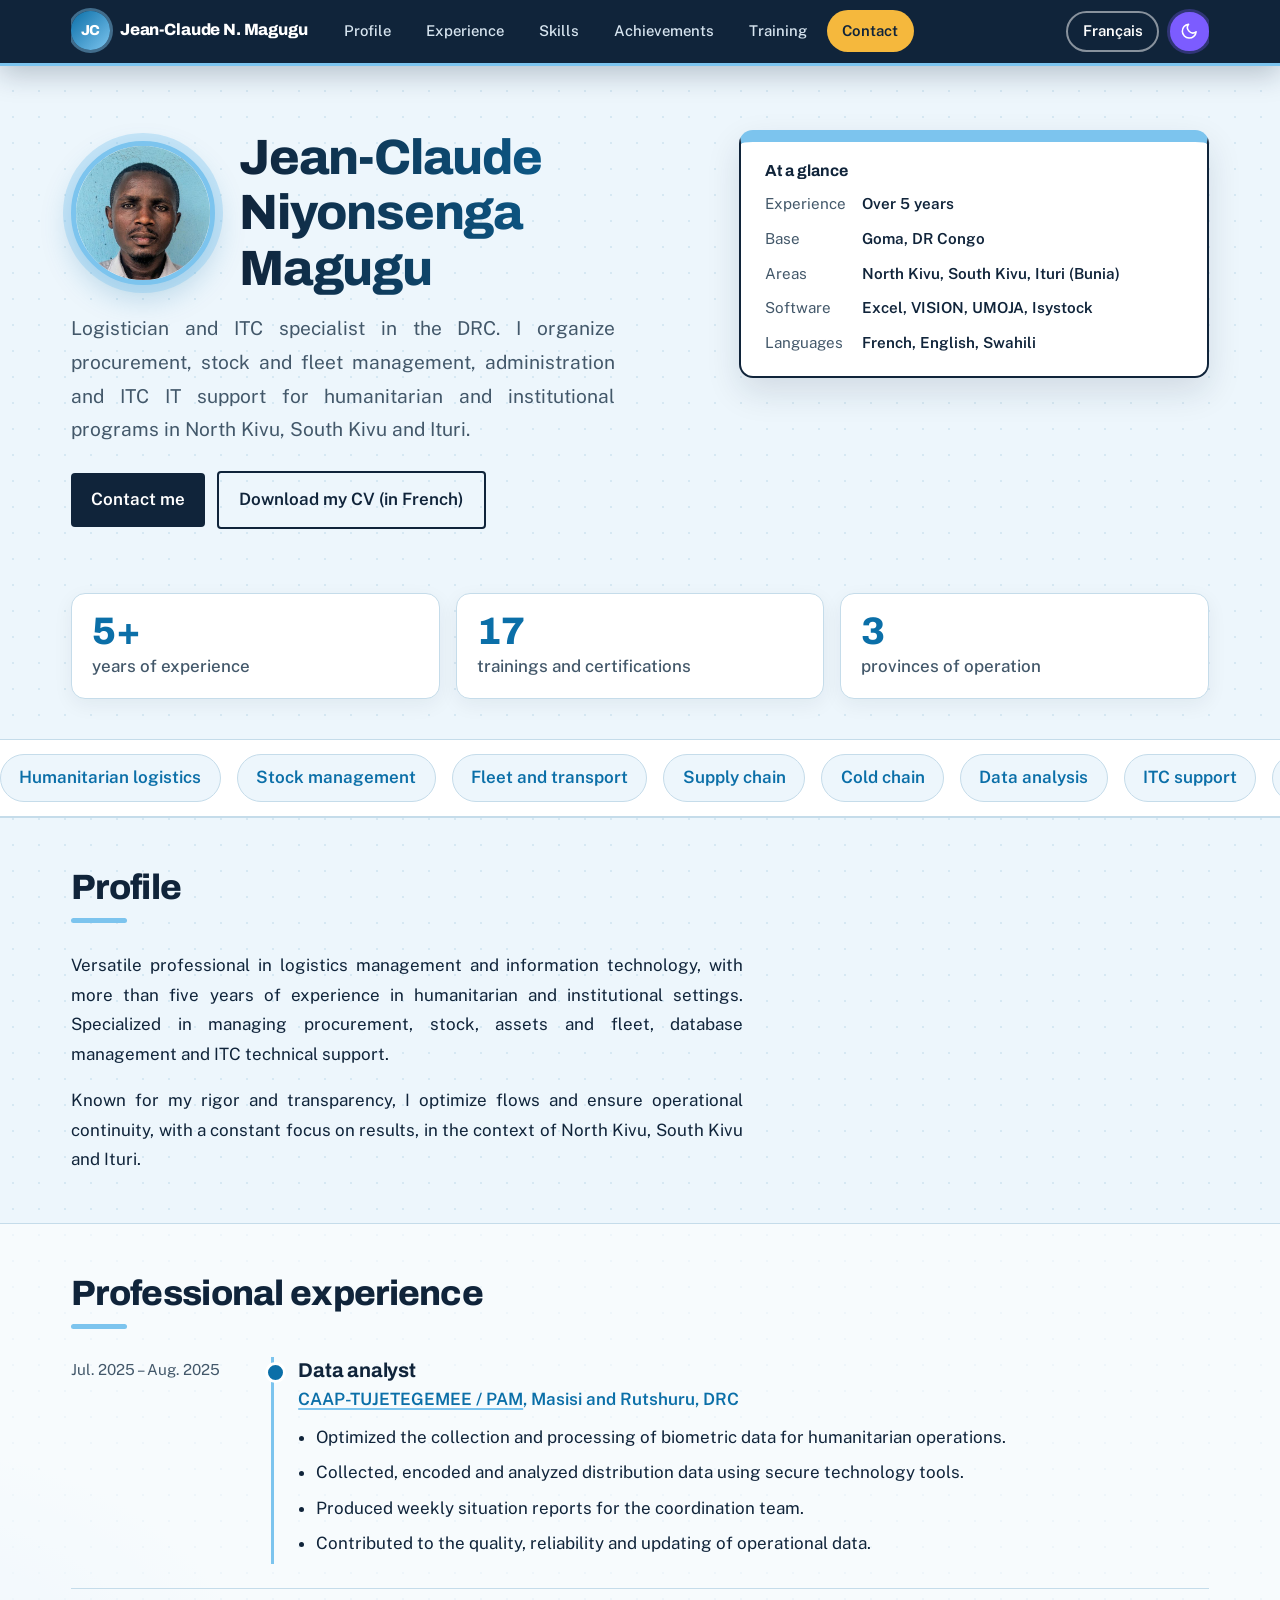
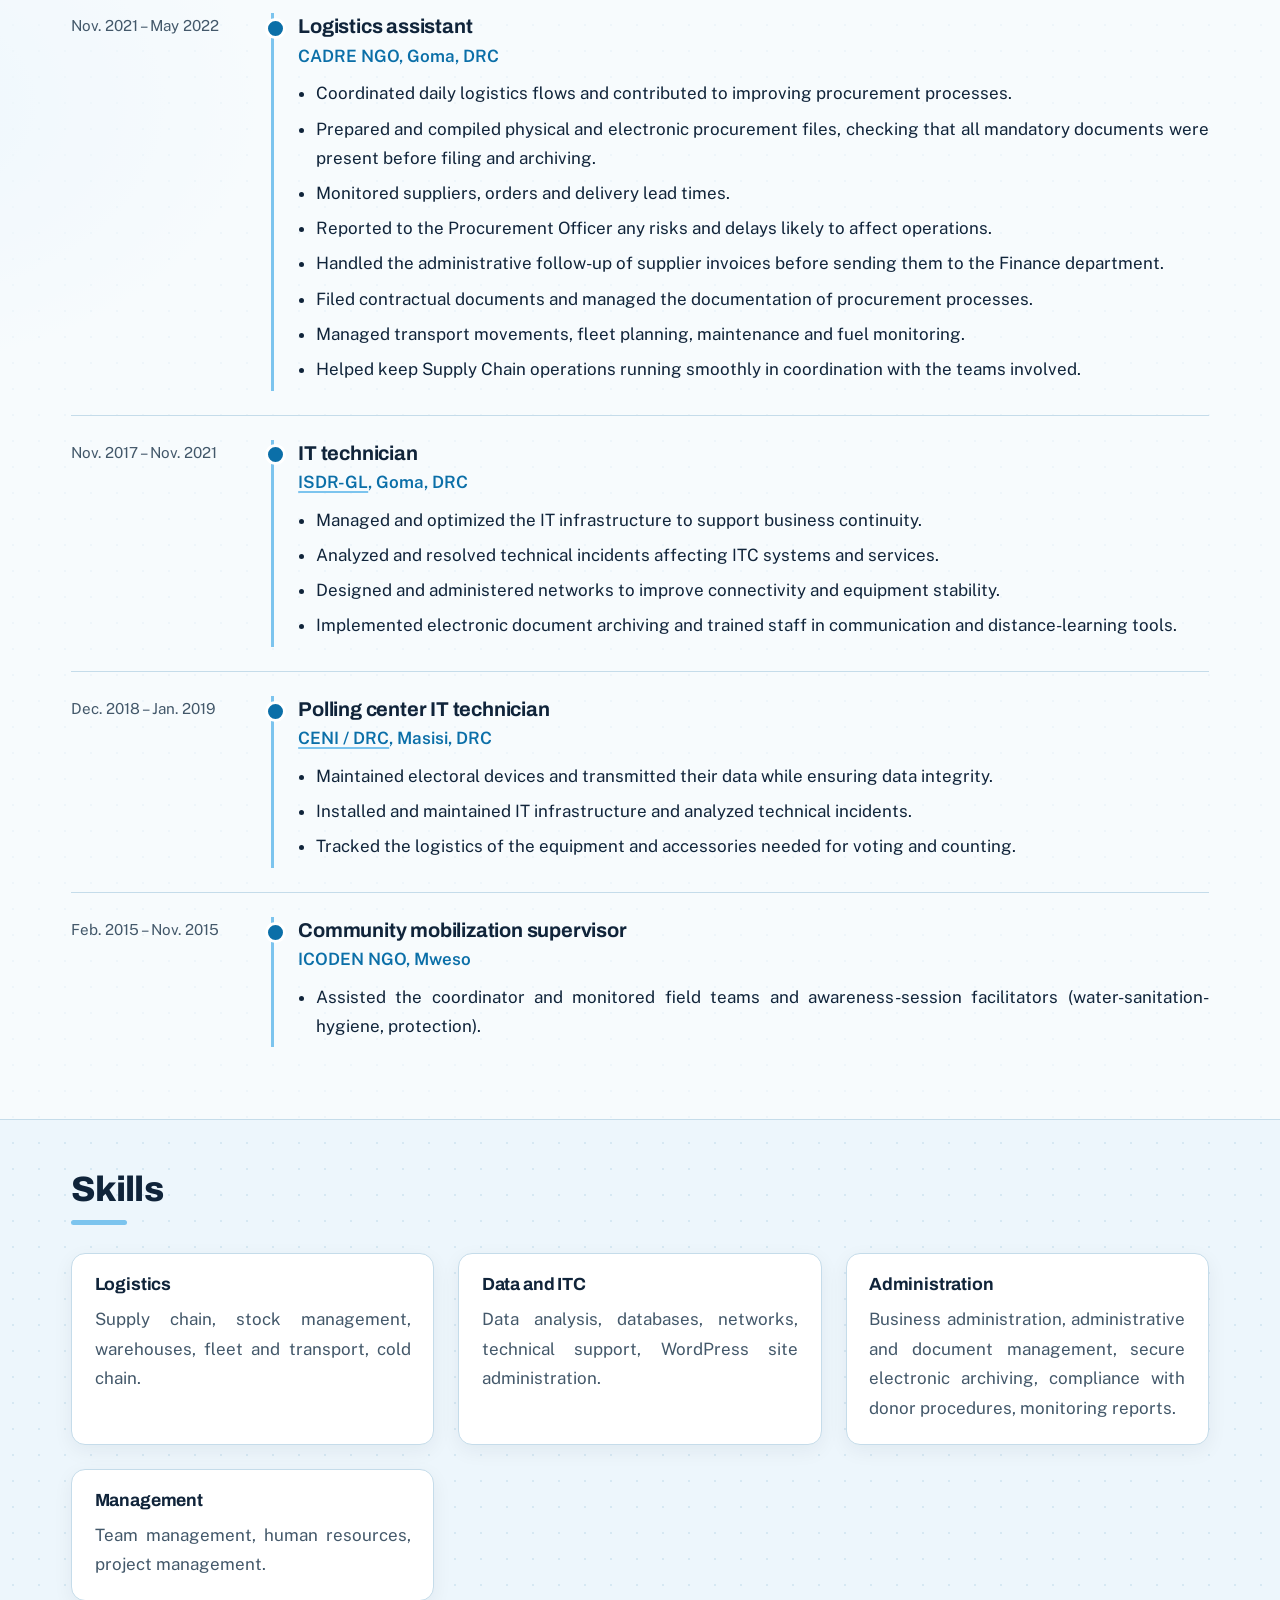
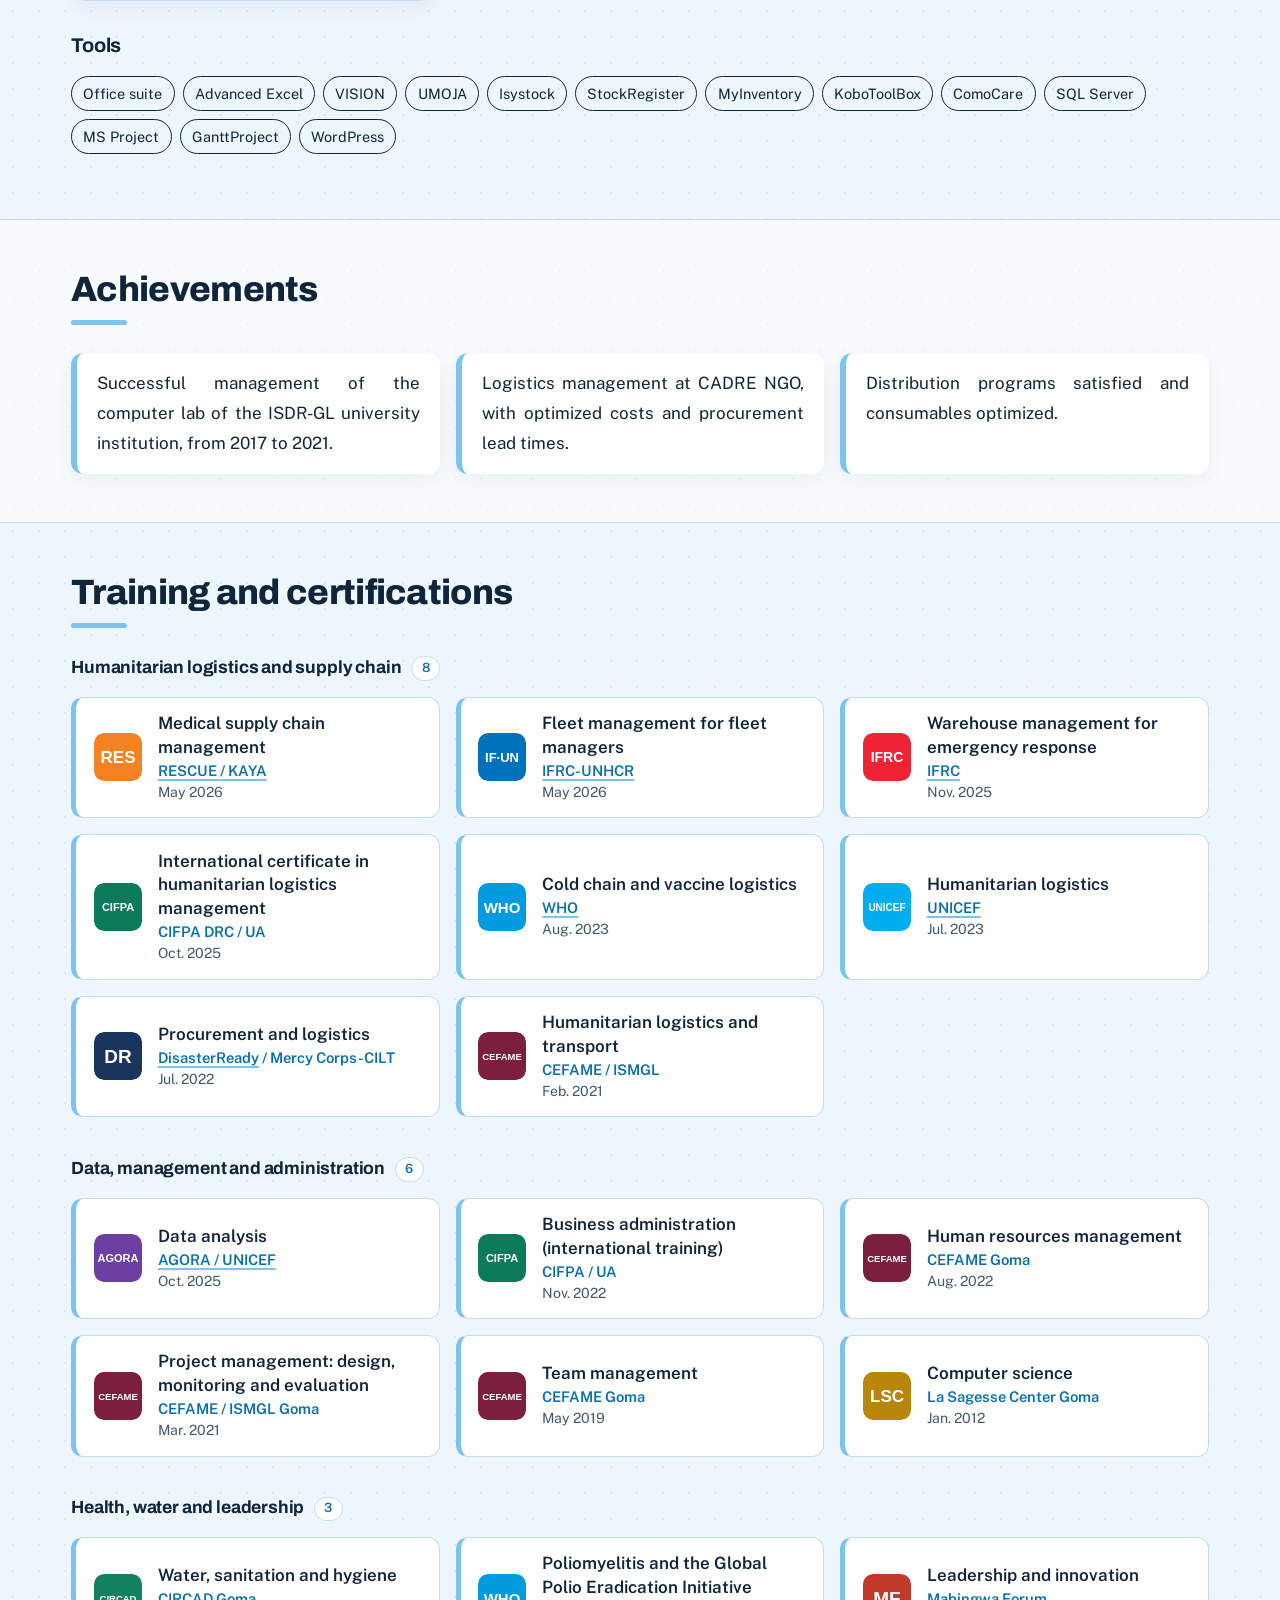
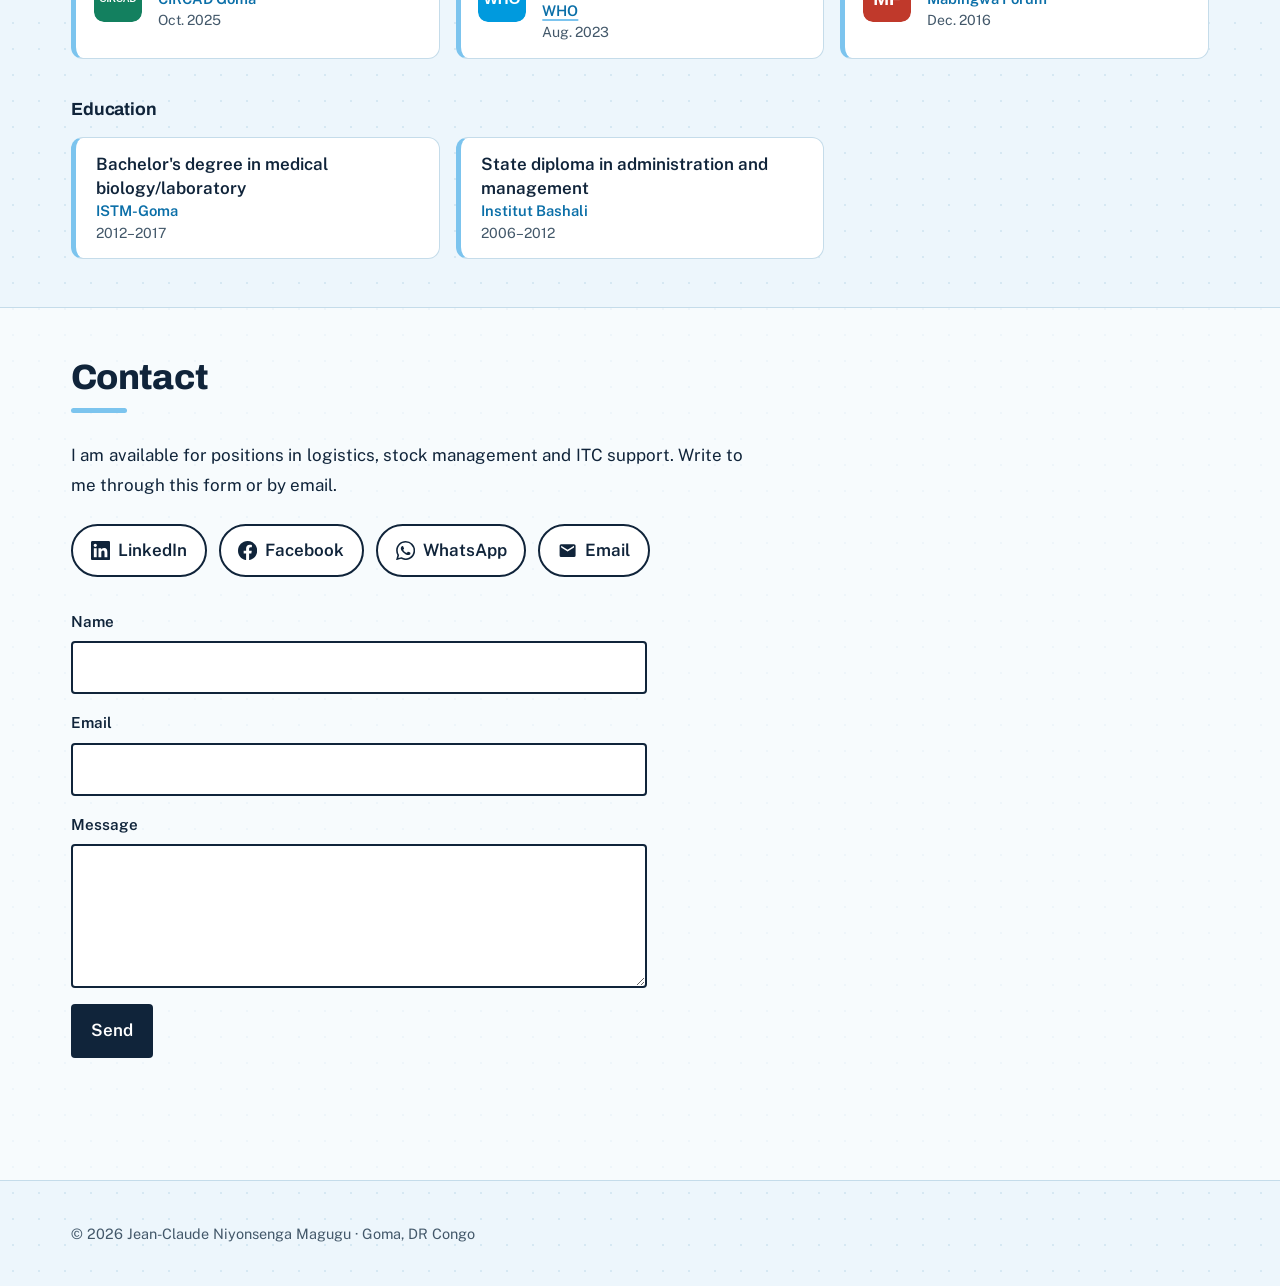
<file: index.html 2.html>
<!DOCTYPE html>
<html lang="en">
<head>
<meta charset="utf-8">
<meta name="viewport" content="width=device-width, initial-scale=1">
<title>Jean-Claude Niyonsenga Magugu · Logistician & ITC, Goma</title>
<meta name="description" content="Logistician and ITC specialist in the DRC. Over 5 years in procurement, stock, fleet and data in the humanitarian sector.">
<link rel="alternate" hreflang="fr" href="../">
<link rel="alternate" hreflang="en" href="./">
<link rel="preconnect" href="https://fonts.googleapis.com">
<link rel="preconnect" href="https://fonts.gstatic.com" crossorigin>
<link href="https://fonts.googleapis.com/css2?family=Archivo:wght@500;700;800&family=Public+Sans:wght@400;500;600&display=swap" rel="stylesheet">
<link rel="stylesheet" href="../styles.css">
<script>(function(){var t;try{t=localStorage.getItem("theme")}catch(e){}if(!t)t=matchMedia("(prefers-color-scheme: dark)").matches?"dark":"light";document.documentElement.dataset.theme=t})();</script>
</head>
<body>
<header class="top"><div class="wrap"><nav aria-label="Main navigation"><a class="brand" href="#" aria-label="Top of page"><span class="mono" aria-hidden="true">JC</span><span class="bname">Jean-Claude N. Magugu</span></a><a href="#profil">Profile</a><a href="#experience">Experience</a><a href="#competences">Skills</a><a href="#realisations">Achievements</a><a href="#formations">Training</a><a href="#contact">Contact</a><a class="lang" href="../" hreflang="fr" lang="fr">Français</a><button class="theme" type="button" aria-pressed="false" aria-label="Dark mode" title="Dark / light mode"><svg class="moon" viewBox="0 0 24 24" aria-hidden="true"><path d="M21 12.8A9 9 0 1111.2 3a7 7 0 009.8 9.8z"/></svg><svg class="sun" viewBox="0 0 24 24" aria-hidden="true"><circle cx="12" cy="12" r="4.5"/><path d="M12 2v2.5M12 19.5V22M4.2 4.2l1.8 1.8M18 18l1.8 1.8M2 12h2.5M19.5 12H22M4.2 19.8L6 18M18 6l1.8-1.8"/></svg></button></nav></div></header>
<main>
<div class="wrap hero"><div><div class="idrow"><img class="photo" src="../photo.jpg" alt="Portrait of Jean-Claude Niyonsenga Magugu" width="144" height="144"><div><h1>Jean-Claude Niyonsenga Magugu</h1></div></div><p class="role">Logistician and ITC specialist in the DRC. I organize procurement, stock and fleet management, administration and ITC IT support for humanitarian and institutional programs in North Kivu, South Kivu and Ituri.</p><a class="btn" href="#contact">Contact me</a>
<a class="btn alt" href="../CV_Jean-Claude_Niyonsenga_Magugu.pdf" download>Download my CV (in French)</a></div>
<aside class="card" aria-labelledby="fiche"><h2 id="fiche">At a glance</h2><dl><dt>Experience</dt><dd>Over 5 years</dd><dt>Base</dt><dd>Goma, DR Congo</dd><dt>Areas</dt><dd>North Kivu, South Kivu, Ituri (Bunia)</dd><dt>Software</dt><dd>Excel, VISION, UMOJA, Isystock</dd><dt>Languages</dt><dd>French, English, Swahili</dd></dl></aside></div>
<div class="wrap stats"><div class="stat"><b>5+</b>years of experience</div><div class="stat"><b>17</b>trainings and certifications</div><div class="stat"><b>3</b>provinces of operation</div></div>
<div class="marquee" aria-hidden="true"><div class="track"><span class="chip">Humanitarian logistics</span><span class="chip">Stock management</span><span class="chip">Fleet and transport</span><span class="chip">Supply chain</span><span class="chip">Cold chain</span><span class="chip">Data analysis</span><span class="chip">ITC support</span><span class="chip">Administration</span><span class="chip">Electronic archiving</span><span class="chip">North Kivu · South Kivu · Ituri</span><span class="chip">Humanitarian logistics</span><span class="chip">Stock management</span><span class="chip">Fleet and transport</span><span class="chip">Supply chain</span><span class="chip">Cold chain</span><span class="chip">Data analysis</span><span class="chip">ITC support</span><span class="chip">Administration</span><span class="chip">Electronic archiving</span><span class="chip">North Kivu · South Kivu · Ituri</span></div></div>
<section id="profil"><div class="wrap"><h2>Profile</h2><div class="prose"><p>Versatile professional in logistics management and information technology, with more than five years of experience in humanitarian and institutional settings. Specialized in managing procurement, stock, assets and fleet, database management and ITC technical support.</p><p>Known for my rigor and transparency, I optimize flows and ensure operational continuity, with a constant focus on results, in the context of North Kivu, South Kivu and Ituri.</p></div></div></section>
<section id="experience"><div class="wrap"><h2>Professional experience</h2><article class="job"><div class="when">Jul. 2025 – Aug. 2025</div><div><h3>Data analyst</h3><p class="org"><a href="https://caap-tujitegemee.org/fr/" target="_blank" rel="noopener noreferrer">CAAP-TUJETEGEMEE / PAM</a>, Masisi and Rutshuru, DRC</p><ul><li>Optimized the collection and processing of biometric data for humanitarian operations.</li><li>Collected, encoded and analyzed distribution data using secure technology tools.</li><li>Produced weekly situation reports for the coordination team.</li><li>Contributed to the quality, reliability and updating of operational data.</li></ul></div></article><article class="job"><div class="when">Nov. 2021 – May 2022</div><div><h3>Logistics assistant</h3><p class="org">CADRE NGO, Goma, DRC</p><ul><li>Coordinated daily logistics flows and contributed to improving procurement processes.</li><li>Prepared and compiled physical and electronic procurement files, checking that all mandatory documents were present before filing and archiving.</li><li>Monitored suppliers, orders and delivery lead times.</li><li>Reported to the Procurement Officer any risks and delays likely to affect operations.</li><li>Handled the administrative follow-up of supplier invoices before sending them to the Finance department.</li><li>Filed contractual documents and managed the documentation of procurement processes.</li><li>Managed transport movements, fleet planning, maintenance and fuel monitoring.</li><li>Helped keep Supply Chain operations running smoothly in coordination with the teams involved.</li></ul></div></article><article class="job"><div class="when">Nov. 2017 – Nov. 2021</div><div><h3>IT technician</h3><p class="org"><a href="https://isdrgl.org/" target="_blank" rel="noopener noreferrer">ISDR-GL</a>, Goma, DRC</p><ul><li>Managed and optimized the IT infrastructure to support business continuity.</li><li>Analyzed and resolved technical incidents affecting ITC systems and services.</li><li>Designed and administered networks to improve connectivity and equipment stability.</li><li>Implemented electronic document archiving and trained staff in communication and distance-learning tools.</li></ul></div></article><article class="job"><div class="when">Dec. 2018 – Jan. 2019</div><div><h3>Polling center IT technician</h3><p class="org"><a href="https://www.ceni.cd/" target="_blank" rel="noopener noreferrer">CENI / DRC</a>, Masisi, DRC</p><ul><li>Maintained electoral devices and transmitted their data while ensuring data integrity.</li><li>Installed and maintained IT infrastructure and analyzed technical incidents.</li><li>Tracked the logistics of the equipment and accessories needed for voting and counting.</li></ul></div></article><article class="job"><div class="when">Feb. 2015 – Nov. 2015</div><div><h3>Community mobilization supervisor</h3><p class="org">ICODEN NGO, Mweso</p><ul><li>Assisted the coordinator and monitored field teams and awareness-session facilitators (water-sanitation-hygiene, protection).</li></ul></div></article></div></section>
<section id="competences"><div class="wrap"><h2>Skills</h2><div class="grid"><div><h3>Logistics</h3><p>Supply chain, stock management, warehouses, fleet and transport, cold chain.</p></div><div><h3>Data and ITC</h3><p>Data analysis, databases, networks, technical support, WordPress site administration.</p></div><div><h3>Administration</h3><p>Business administration, administrative and document management, secure electronic archiving, compliance with donor procedures, monitoring reports.</p></div><div><h3>Management</h3><p>Team management, human resources, project management.</p></div></div><h3 style="margin:2rem 0 .75rem">Tools</h3><ul class="tags"><li>Office suite</li><li>Advanced Excel</li><li>VISION</li><li>UMOJA</li><li>Isystock</li><li>StockRegister</li><li>MyInventory</li><li>KoboToolBox</li><li>ComoCare</li><li>SQL Server</li><li>MS Project</li><li>GanttProject</li><li>WordPress</li></ul></div></section>
<section id="realisations"><div class="wrap"><h2>Achievements</h2><div class="wins"><p class="win">Successful management of the computer lab of the ISDR-GL university institution, from 2017 to 2021.</p><p class="win">Logistics management at CADRE NGO, with optimized costs and procurement lead times.</p><p class="win">Distribution programs satisfied and consumables optimized.</p></div></div></section>
<section id="formations"><div class="wrap"><h2>Training and certifications</h2>
<div class="cat"><h3>Humanitarian logistics and supply chain <span class="count">8</span></h3><ul class="certs">
<li class="cert"><img src="[data-uri]" alt="" width="48" height="48" loading="lazy"><div><b>Medical supply chain management</b><span><a href="https://kayaconnect.org/" target="_blank" rel="noopener noreferrer">RESCUE / KAYA</a></span><time>May 2026</time></div></li>
<li class="cert"><img src="[data-uri]" alt="" width="48" height="48" loading="lazy"><div><b>Fleet management for fleet managers</b><span><a href="https://ifrc.csod.com/client/ifrc/default.aspx" target="_blank" rel="noopener noreferrer">IFRC-UNHCR</a></span><time>May 2026</time></div></li>
<li class="cert"><img src="[data-uri]" alt="" width="48" height="48" loading="lazy"><div><b>Warehouse management for emergency response</b><span><a href="https://ifrc.csod.com/client/ifrc/default.aspx" target="_blank" rel="noopener noreferrer">IFRC</a></span><time>Nov. 2025</time></div></li>
<li class="cert"><img src="[data-uri]" alt="" width="48" height="48" loading="lazy"><div><b>International certificate in humanitarian logistics management</b><span>CIFPA DRC / UA</span><time>Oct. 2025</time></div></li>
<li class="cert"><img src="[data-uri]" alt="" width="48" height="48" loading="lazy"><div><b>Cold chain and vaccine logistics</b><span><a href="https://openwho.org/" target="_blank" rel="noopener noreferrer">WHO</a></span><time>Aug. 2023</time></div></li>
<li class="cert"><img src="[data-uri]" alt="" width="48" height="48" loading="lazy"><div><b>Humanitarian logistics</b><span><a href="https://agora.unicef.org/?lang=en" target="_blank" rel="noopener noreferrer">UNICEF</a></span><time>Jul. 2023</time></div></li>
<li class="cert"><img src="[data-uri]" alt="" width="48" height="48" loading="lazy"><div><b>Procurement and logistics</b><span><a href="https://www.linkedin.com/company/disasterready/" target="_blank" rel="noopener noreferrer">DisasterReady</a> / Mercy Corps-CILT</span><time>Jul. 2022</time></div></li>
<li class="cert"><img src="[data-uri]" alt="" width="48" height="48" loading="lazy"><div><b>Humanitarian logistics and transport</b><span>CEFAME / ISMGL</span><time>Feb. 2021</time></div></li>
</ul></div>
<div class="cat"><h3>Data, management and administration <span class="count">6</span></h3><ul class="certs">
<li class="cert"><img src="[data-uri]" alt="" width="48" height="48" loading="lazy"><div><b>Data analysis</b><span><a href="https://agora.unicef.org/?lang=en" target="_blank" rel="noopener noreferrer">AGORA / UNICEF</a></span><time>Oct. 2025</time></div></li>
<li class="cert"><img src="[data-uri]" alt="" width="48" height="48" loading="lazy"><div><b>Business administration (international training)</b><span>CIFPA / UA</span><time>Nov. 2022</time></div></li>
<li class="cert"><img src="[data-uri]" alt="" width="48" height="48" loading="lazy"><div><b>Human resources management</b><span>CEFAME Goma</span><time>Aug. 2022</time></div></li>
<li class="cert"><img src="[data-uri]" alt="" width="48" height="48" loading="lazy"><div><b>Project management: design, monitoring and evaluation</b><span>CEFAME / ISMGL Goma</span><time>Mar. 2021</time></div></li>
<li class="cert"><img src="[data-uri]" alt="" width="48" height="48" loading="lazy"><div><b>Team management</b><span>CEFAME Goma</span><time>May 2019</time></div></li>
<li class="cert"><img src="[data-uri]" alt="" width="48" height="48" loading="lazy"><div><b>Computer science</b><span>La Sagesse Center Goma</span><time>Jan. 2012</time></div></li>
</ul></div>
<div class="cat"><h3>Health, water and leadership <span class="count">3</span></h3><ul class="certs">
<li class="cert"><img src="[data-uri]" alt="" width="48" height="48" loading="lazy"><div><b>Water, sanitation and hygiene</b><span>CIRCAD Goma</span><time>Oct. 2025</time></div></li>
<li class="cert"><img src="[data-uri]" alt="" width="48" height="48" loading="lazy"><div><b>Poliomyelitis and the Global Polio Eradication Initiative</b><span><a href="https://openwho.org/" target="_blank" rel="noopener noreferrer">WHO</a></span><time>Aug. 2023</time></div></li>
<li class="cert"><img src="[data-uri]" alt="" width="48" height="48" loading="lazy"><div><b>Leadership and innovation</b><span>Mabingwa Forum</span><time>Dec. 2016</time></div></li>
</ul></div>
<div class="cat"><h3>Education</h3><ul class="certs"><li class="cert plain"><div><b>Bachelor's degree in medical biology/laboratory</b><span>ISTM-Goma</span><time>2012–2017</time></div></li><li class="cert plain"><div><b>State diploma in administration and management</b><span>Institut Bashali</span><time>2006–2012</time></div></li></ul></div>
</div></section>
<section id="contact"><div class="wrap"><h2>Contact</h2><p class="prose">I am available for positions in logistics, stock management and ITC support. Write to me through this form or by email.</p>
<ul class="social"><li><a href="https://www.linkedin.com/in/jean-claude-niyo-magugu/" target="_blank" rel="noopener noreferrer"><svg viewBox="0 0 24 24" aria-hidden="true" focusable="false"><path d="M20.447 20.452h-3.554v-5.569c0-1.328-.027-3.037-1.852-3.037-1.853 0-2.136 1.445-2.136 2.939v5.667H9.351V9h3.414v1.561h.046c.477-.9 1.637-1.85 3.37-1.85 3.601 0 4.267 2.37 4.267 5.455v6.286zM5.337 7.433a2.062 2.062 0 01-2.063-2.065 2.064 2.064 0 112.063 2.065zm1.782 13.019H3.555V9h3.564v11.452zM22.225 0H1.771C.792 0 0 .774 0 1.729v20.542C0 23.227.792 24 1.771 24h20.451C23.2 24 24 23.227 24 22.271V1.729C24 .774 23.2 0 22.222 0h.003z"/></svg>LinkedIn</a></li><li><a href="https://www.facebook.com/jeanclaude.magugu" target="_blank" rel="noopener noreferrer"><svg viewBox="0 0 24 24" aria-hidden="true" focusable="false"><path d="M24 12.073c0-6.627-5.373-12-12-12s-12 5.373-12 12c0 5.99 4.388 10.954 10.125 11.854v-8.385H7.078v-3.47h3.047V9.43c0-3.007 1.792-4.669 4.533-4.669 1.312 0 2.686.235 2.686.235v2.953H15.83c-1.491 0-1.956.925-1.956 1.874v2.25h3.328l-.532 3.47h-2.796v8.385C19.612 23.027 24 18.062 24 12.073z"/></svg>Facebook</a></li><li><a href="https://wa.me/243973187062?text=Hello%20Jean-Claude%2C%20I%27m%20contacting%20you%20from%20your%20portfolio." target="_blank" rel="noopener noreferrer"><svg viewBox="0 0 24 24" aria-hidden="true" focusable="false"><path d="M17.472 14.382c-.297-.149-1.758-.867-2.03-.967-.273-.099-.471-.148-.67.15-.197.297-.767.966-.94 1.164-.173.199-.347.223-.644.075-.297-.15-1.255-.463-2.39-1.475-.883-.788-1.48-1.761-1.653-2.059-.173-.297-.018-.458.13-.606.134-.133.298-.347.446-.52.149-.174.198-.298.298-.497.099-.198.05-.371-.025-.52-.075-.149-.669-1.612-.916-2.207-.242-.579-.487-.5-.669-.51-.173-.008-.371-.01-.57-.01-.198 0-.52.074-.792.372-.272.297-1.04 1.016-1.04 2.479 0 1.462 1.065 2.875 1.213 3.074.149.198 2.096 3.2 5.077 4.487.709.306 1.262.489 1.694.625.712.227 1.36.195 1.871.118.571-.085 1.758-.719 2.006-1.413.248-.694.248-1.289.173-1.413-.074-.124-.272-.198-.57-.347m-5.421 7.403h-.004a9.87 9.87 0 01-5.031-1.378l-.361-.214-3.741.982.998-3.648-.235-.374a9.86 9.86 0 01-1.51-5.26c.001-5.45 4.436-9.884 9.888-9.884 2.64 0 5.122 1.03 6.988 2.898a9.825 9.825 0 012.893 6.994c-.003 5.45-4.437 9.884-9.885 9.884m8.413-18.297A11.815 11.815 0 0012.05 0C5.495 0 .16 5.335.157 11.892c0 2.096.547 4.142 1.588 5.945L.057 24l6.305-1.654a11.882 11.882 0 005.683 1.448h.005c6.554 0 11.89-5.335 11.893-11.893a11.821 11.821 0 00-3.48-8.413z"/></svg>WhatsApp</a></li><li><a href="mailto:niyomagugujc05@gmail.com"><svg viewBox="0 0 24 24" aria-hidden="true" focusable="false"><path d="M20 4H4a2 2 0 00-2 2v12a2 2 0 002 2h16a2 2 0 002-2V6a2 2 0 00-2-2zm0 4l-8 5-8-5V6l8 5 8-5v2z"/></svg>Email</a></li></ul>
<form id="cf" action="https://formspree.io/f/xwlpzdey" method="POST">
<label>Name<input name="name" required autocomplete="name"></label>
<label>Email<input name="email" type="email" required autocomplete="email"></label>
<label>Message<textarea name="message" required></textarea></label>
<input class="hp" type="text" name="_gotcha" tabindex="-1" autocomplete="off" aria-hidden="true">
<button class="btn" type="submit">Send</button>
<p id="status" role="status" aria-live="polite"></p>
</form>
</div></section>
</main>
<footer><div class="wrap">© 2026 Jean-Claude Niyonsenga Magugu · Goma, DR Congo</div></footer>
<script>
const form=document.getElementById("cf"),st=document.getElementById("status"),btn=form.querySelector("button");
form.addEventListener("submit",async e=>{e.preventDefault();btn.disabled=true;st.className="";st.textContent="Sending…";
try{const r=await fetch(form.action,{method:"POST",body:new FormData(form),headers:{Accept:"application/json"}});
if(!r.ok)throw 0;form.reset();st.className="ok";st.textContent="Message sent. Thank you, I will reply shortly.";}
catch(_){st.className="err";st.textContent="Sending failed. Please write to me directly at niyomagugujc05@gmail.com.";}
btn.disabled=false;});
</script>
<script>
if(!matchMedia("(prefers-reduced-motion: reduce)").matches&&"IntersectionObserver" in window){const io=new IntersectionObserver(es=>es.forEach(e=>{if(e.isIntersecting){e.target.classList.add("in");io.unobserve(e.target)}}),{threshold:.12});document.querySelectorAll("section,.stats").forEach(el=>{el.classList.add("reveal");io.observe(el)})}
</script>
<script>
if("IntersectionObserver" in window){const links=[...document.querySelectorAll('nav a[href^="#"]:not(.brand)')],map=new Map(links.map(a=>[a.getAttribute("href").slice(1),a]));
const spy=new IntersectionObserver(es=>es.forEach(e=>{if(e.isIntersecting){links.forEach(a=>{a.classList.remove("active");a.removeAttribute("aria-current")});const a=map.get(e.target.id);if(a){a.classList.add("active");a.setAttribute("aria-current","true");a.scrollIntoView({block:"nearest",inline:"center"})}}}),{rootMargin:"-30% 0px -65% 0px"});
map.forEach((_,id)=>{const el=document.getElementById(id);if(el)spy.observe(el)})}
</script>
<script>
(function(){const b=document.querySelector(".theme"),r=document.documentElement;
function sync(){b.setAttribute("aria-pressed",r.dataset.theme==="dark")}
sync();b.addEventListener("click",()=>{r.dataset.theme=r.dataset.theme==="dark"?"light":"dark";try{localStorage.setItem("theme",r.dataset.theme)}catch(e){}sync()})})();
</script>
</body>
</html>
</file>
<file: styles.css>
:root{--paper:#EDF6FC;--ink:#10243A;--muted:#43586A;--teal:#0B6FA8;--pallet:#7CC4EE;--line:#C5DCEA;--max:62rem}
*{box-sizing:border-box}
html{scroll-behavior:smooth}
body{margin:0;background:var(--paper);color:var(--ink);font:400 1.0625rem/1.65 "Public Sans",system-ui,sans-serif}
a{color:var(--teal)}
:focus-visible{outline:3px solid var(--teal);outline-offset:3px}
.wrap{max-width:var(--max);margin:0 auto;padding:0 1.25rem}
header.top{border-bottom:1px solid var(--line)}
nav{display:flex;gap:1.25rem;flex-wrap:wrap;padding:1rem 0;font-weight:500;font-size:.95rem}
nav a{color:var(--ink);text-decoration:none}
nav a:hover{text-decoration:underline}
.hero{padding:4rem 0 3.5rem;display:grid;gap:2.5rem;grid-template-columns:1.3fr 1fr;align-items:start}
h1,h2,h3{font-family:Archivo,system-ui,sans-serif;line-height:1.1;margin:0}
h1{font-size:clamp(2.4rem,6vw,4.2rem);font-weight:800;letter-spacing:-.02em}
.role{margin:1rem 0 1.5rem;font-size:1.2rem;color:var(--muted);max-width:34rem}
.btn{display:inline-block;padding:.75rem 1.25rem;background:var(--ink);color:#fff;text-decoration:none;font-weight:600;border-radius:4px;margin-right:.5rem}
.btn.alt{background:transparent;color:var(--ink);border:2px solid var(--ink)}
.card{background:#fff;border:2px solid var(--ink);border-top:12px solid var(--pallet);padding:1.25rem 1.5rem}
.card h2{font-size:1rem;margin-bottom:.75rem}
.card dl{margin:0;display:grid;grid-template-columns:auto 1fr;gap:.5rem 1rem;font-size:.95rem}
.card dt{color:var(--muted)}
.card dd{margin:0;font-weight:600}
section{padding:3rem 0;border-top:1px solid var(--line)}
section>.wrap>h2{font-size:clamp(1.6rem,3.5vw,2.2rem);margin-bottom:1.5rem}
.prose{max-width:42rem}
.job{display:grid;grid-template-columns:11rem 1fr;gap:1.5rem;padding:1.5rem 0;border-top:1px solid var(--line)}
.job:first-of-type{border-top:0;padding-top:0}
.when{color:var(--muted);font-size:.95rem}
.job h3{font-size:1.2rem}
.org{color:var(--teal);font-weight:600;margin:.15rem 0 .5rem}
.job ul{margin:0;padding-left:1.1rem}
.job li{margin:.25rem 0}
.grid{display:grid;grid-template-columns:repeat(auto-fit,minmax(15rem,1fr));gap:1.5rem}
.grid h3{font-size:1.05rem;margin-bottom:.5rem}
.grid p,.grid ul{margin:0;color:var(--muted)}
.grid ul{padding-left:1.1rem}
.tags{display:flex;flex-wrap:wrap;gap:.5rem;padding:0;list-style:none}
.tags li{border:1px solid var(--ink);padding:.25rem .7rem;border-radius:999px;font-size:.9rem;color:var(--ink)}
footer{padding:2.5rem 0;border-top:1px solid var(--line);color:var(--muted);font-size:.9rem}
@media(max-width:44rem){.hero{grid-template-columns:1fr;padding-top:2.5rem}.job{grid-template-columns:1fr;gap:.25rem}}
@media(prefers-reduced-motion:reduce){html{scroll-behavior:auto}}
.lang{margin-left:auto;font-weight:600}
form{max-width:36rem;display:grid;gap:1rem;margin-top:2rem}
label{display:grid;gap:.35rem;font-weight:600;font-size:.95rem}
input,textarea{font:inherit;padding:.7rem .8rem;border:2px solid var(--ink);border-radius:4px;background:#fff;color:var(--ink)}
textarea{min-height:9rem;resize:vertical}
button.btn{border:0;cursor:pointer;font:inherit;font-weight:600;justify-self:start}
button.btn:disabled{opacity:.6;cursor:wait}
.hp{position:absolute;left:-9999px}
#status{min-height:1.5rem;font-weight:600}
#status.ok{color:var(--teal)}#status.err{color:#9B2C2C}

body{background:linear-gradient(180deg,#D3EBF9 0,var(--paper) 32rem) no-repeat var(--paper)}
.idrow{display:flex;align-items:center;gap:1.5rem;flex-wrap:wrap}
.photo{width:9rem;height:9rem;border-radius:50%;object-fit:cover;border:5px solid var(--pallet);background:#fff}
.wins{display:grid;gap:1rem;grid-template-columns:repeat(auto-fit,minmax(16rem,1fr))}
.win{background:#fff;border-left:6px solid var(--pallet);padding:1rem 1.25rem;margin:0}
.hero .btn{margin-bottom:.5rem}
.social{display:flex;flex-wrap:wrap;gap:.75rem;margin:1.5rem 0 0;padding:0;list-style:none}
.social a{display:inline-flex;align-items:center;gap:.5rem;padding:.6rem 1.1rem;border:2px solid var(--ink);border-radius:999px;color:var(--ink);background:#fff;text-decoration:none;font-weight:600}
.social a:hover{background:var(--ink);color:#fff}
.social svg{width:1.2rem;height:1.2rem;fill:currentColor}

/* ---- Design v2 ---- */
html{scroll-padding-top:4rem}
body{background:radial-gradient(60rem 32rem at 85% -5%,#BFE3F7 0,transparent 62%),radial-gradient(44rem 30rem at -10% 28%,#D6ECF9 0,transparent 60%),radial-gradient(rgba(11,111,168,.10) 1.2px,transparent 1.2px) 0 0/26px 26px,var(--paper)}
header.top{position:sticky;top:0;z-index:10;background:rgba(237,246,252,.85);-webkit-backdrop-filter:blur(8px);backdrop-filter:blur(8px)}
nav a{padding:.25rem .1rem;border-bottom:2px solid transparent}
nav a:hover{text-decoration:none;border-bottom-color:var(--pallet)}
h1{background:linear-gradient(90deg,var(--ink),var(--teal));-webkit-background-clip:text;background-clip:text;color:transparent}
.photo{box-shadow:0 0 0 8px rgba(124,196,238,.35),0 12px 30px rgba(11,111,168,.25)}
.btn{transition:transform .2s,box-shadow .2s}
.btn:hover{transform:translateY(-2px);box-shadow:0 8px 18px rgba(16,36,58,.18)}
.card{border-radius:14px;box-shadow:0 14px 34px rgba(16,36,58,.12)}
.stats{display:grid;grid-template-columns:repeat(auto-fit,minmax(11rem,1fr));gap:1rem;padding-bottom:2.5rem}
.stat{background:#fff;border:1px solid var(--line);border-radius:14px;padding:1rem 1.25rem;box-shadow:0 6px 20px rgba(16,36,58,.06);color:var(--muted);font-weight:500}
.stat b{display:block;font:800 2.4rem/1.1 Archivo,system-ui,sans-serif;color:var(--teal)}
.marquee{overflow:hidden;background:#fff;border-block:1px solid var(--line);padding:.9rem 0}
.track{display:flex;width:max-content;animation:scroll 45s linear infinite}
.marquee:hover .track{animation-play-state:paused}
.chip{white-space:nowrap;margin-right:1rem;padding:.5rem 1.15rem;border-radius:999px;background:var(--paper);border:1px solid var(--line);font-weight:600;color:var(--teal)}
@keyframes scroll{to{transform:translateX(-50%)}}
section:nth-of-type(even){background:rgba(255,255,255,.6)}
section>.wrap>h2::after{content:"";display:block;width:3.5rem;height:5px;border-radius:3px;background:var(--pallet);margin-top:.6rem}
.job>div:last-child{border-left:3px solid var(--pallet);padding-left:1.5rem;position:relative}
.job>div:last-child::before{content:"";position:absolute;left:-9px;top:.3rem;width:15px;height:15px;border-radius:50%;background:var(--teal);border:3px solid #fff}
.grid>div{background:#fff;border:1px solid var(--line);border-radius:14px;padding:1.25rem 1.4rem;box-shadow:0 6px 20px rgba(16,36,58,.06);transition:transform .2s,box-shadow .2s}
.grid>div:hover{transform:translateY(-4px);box-shadow:0 14px 28px rgba(16,36,58,.12)}
.win{border-radius:12px;box-shadow:0 6px 20px rgba(16,36,58,.06)}
.reveal{opacity:0;transform:translateY(24px);transition:opacity .7s ease,transform .7s ease}
.reveal.in{opacity:1;transform:none}
@media(prefers-reduced-motion:reduce){.track{animation:none;flex-wrap:wrap;width:auto;padding:0 1.25rem}.marquee{overflow:visible}.chip{margin:.25rem .5rem .25rem 0}.btn,.grid>div{transition:none}}
.wrap.hero{padding-left:1.25rem;padding-right:1.25rem}
.idrow{flex-wrap:nowrap}
h1{font-size:clamp(1.9rem,4.2vw,3.1rem)}
nav{flex-wrap:nowrap;overflow-x:auto;white-space:nowrap;gap:1.1rem;scrollbar-width:none}
nav::-webkit-scrollbar{display:none}
@media(max-width:30rem){.idrow{flex-wrap:wrap}}

/* ---- Formations par catégorie ---- */
.cat+.cat{margin-top:2.5rem}
.cat>h3{font-size:1.15rem;margin-bottom:1rem;display:flex;align-items:center;gap:.6rem;flex-wrap:wrap}
.count{font:600 .8rem/1 "Public Sans",sans-serif;color:var(--teal);background:#fff;border:1px solid var(--line);border-radius:999px;padding:.3rem .6rem}
.certs{list-style:none;margin:0;padding:0;display:grid;grid-template-columns:repeat(auto-fill,minmax(19rem,1fr));gap:1rem}
.cert{display:flex;gap:1rem;align-items:center;background:#fff;border:1px solid var(--line);border-left:5px solid var(--pallet);border-radius:12px;padding:.9rem 1.1rem}
.cert img{width:3rem;height:3rem;flex:none;border-radius:10px;object-fit:contain}
.cert b{display:block;font-weight:600;line-height:1.3}
.cert span{display:block;color:var(--teal);font-weight:600;font-size:.92rem}
.cert time{display:block;color:var(--muted);font-size:.88rem}
.cert.plain{padding-left:1.25rem}

/* ---- Liens organisations ---- */
.org a,.cert span a{color:inherit;text-decoration:underline;text-decoration-color:var(--pallet);text-decoration-thickness:2px;text-underline-offset:3px}
.org a:hover,.cert span a:hover{text-decoration-color:var(--teal)}

/* ---- En-tête v3 ---- */
header.top{border-bottom:0;background:rgba(255,255,255,.82);box-shadow:0 1px 0 var(--line),0 10px 30px rgba(16,36,58,.07)}
nav{align-items:center;gap:.3rem;padding:.65rem 0;font-size:.93rem}
nav a:not(.brand){padding:.5rem .95rem;border:0;border-radius:999px;transition:background .2s,color .2s}
nav a:not(.brand):hover{background:rgba(11,111,168,.12);color:var(--teal)}
nav a.active{background:var(--ink);color:#fff}
nav a.active:hover{background:var(--ink);color:#fff}
nav a[href="#contact"]{background:var(--teal);color:#fff;font-weight:600}
nav a[href="#contact"]:hover{background:#095a88;color:#fff}
nav a.lang{margin-left:auto;border:2px solid var(--ink);padding:.35rem .9rem}
nav a.lang:hover{background:var(--ink);color:#fff}
nav .brand{display:inline-flex;align-items:center;gap:.65rem;margin-right:1rem;padding:0;flex:none;font:800 1.02rem/1 Archivo,system-ui,sans-serif;letter-spacing:-.01em;color:var(--ink)}
.mono{display:grid;place-items:center;width:2.4rem;height:2.4rem;border-radius:50%;background:linear-gradient(135deg,var(--teal),var(--pallet));color:#fff;font-size:.9rem;box-shadow:0 0 0 3px rgba(124,196,238,.35)}
nav a.lang{flex:none}
@media(max-width:48rem){.bname{display:none}nav .brand{margin-right:.5rem}}
@media(prefers-reduced-motion:reduce){nav a:not(.brand){transition:none}}

/* ---- En-tête v4 : bleu nuit (contraste avec le corps) ---- */
header.top{background:#10243A;box-shadow:0 8px 28px rgba(16,36,58,.25);border-bottom:3px solid var(--pallet)}
header.top nav a:not(.brand){color:#D7E5F0}
header.top nav a:not(.brand):hover{background:rgba(255,255,255,.12);color:#fff}
header.top nav a.active,header.top nav a.active:hover{background:var(--pallet);color:#10243A}
header.top nav a[href="#contact"]{background:#F5B83D;color:#10243A}
header.top nav a[href="#contact"]:hover{background:#FFCB66;color:#10243A}
header.top nav a.lang{border:2px solid rgba(255,255,255,.5);color:#fff}
header.top nav a.lang:hover{background:#fff;color:#10243A}
header.top nav .brand{color:#fff}
.mono{box-shadow:0 0 0 3px rgba(124,196,238,.45)}
.theme{flex:none;display:grid;place-items:center;width:2.4rem;height:2.4rem;margin-left:.4rem;padding:0;border:2px solid rgba(255,255,255,.5);border-radius:50%;background:transparent;color:#fff;cursor:pointer;transition:background .2s,color .2s}
.theme:hover{background:#fff;color:#10243A}
.theme svg{width:1.15rem;height:1.15rem;fill:none;stroke:currentColor;stroke-width:2;stroke-linecap:round;stroke-linejoin:round}
.theme .sun{display:none}
:root[data-theme="dark"] .theme .sun{display:block}
:root[data-theme="dark"] .theme .moon{display:none}

/* ---- Mode sombre ---- */
:root[data-theme="dark"]{color-scheme:dark;--paper:#0A1521;--ink:#E8F0F7;--muted:#9DB2C4;--teal:#62BDEF;--line:#223A50}
[data-theme="dark"] body{background:radial-gradient(60rem 32rem at 85% -5%,#12385A 0,transparent 62%),radial-gradient(44rem 30rem at -10% 28%,#0F2C47 0,transparent 60%),radial-gradient(rgba(124,196,238,.07) 1.2px,transparent 1.2px) 0 0/26px 26px,var(--paper)}
[data-theme="dark"] header.top{background:#07111B;box-shadow:0 8px 28px rgba(0,0,0,.5)}
[data-theme="dark"] .card{background:#10202F;border:2px solid #2B4660;border-top:12px solid var(--pallet);box-shadow:0 14px 34px rgba(0,0,0,.4)}
[data-theme="dark"] .stat,[data-theme="dark"] .grid>div,[data-theme="dark"] .win,[data-theme="dark"] .count{background:#10202F;border-color:var(--line);box-shadow:0 6px 20px rgba(0,0,0,.25)}
[data-theme="dark"] .win{border-left:6px solid var(--pallet)}
[data-theme="dark"] .cert{background:#10202F;border-color:var(--line);border-left-color:var(--pallet)}
[data-theme="dark"] .marquee{background:#0E1B28;border-color:var(--line)}
[data-theme="dark"] .chip{background:#10202F;border-color:var(--line)}
[data-theme="dark"] section:nth-of-type(even){background:rgba(255,255,255,.03)}
[data-theme="dark"] .photo{background:#10202F;box-shadow:0 0 0 8px rgba(124,196,238,.2),0 12px 30px rgba(0,0,0,.5)}
[data-theme="dark"] .btn{background:var(--pallet);color:#08111B}
[data-theme="dark"] .btn.alt{background:transparent;color:var(--ink);border-color:var(--ink)}
[data-theme="dark"] .social a{background:#10202F;border-color:#3A5670;color:var(--ink)}
[data-theme="dark"] .social a:hover{background:var(--ink);color:#08111B}
[data-theme="dark"] .tags li{border-color:#3A5670}
[data-theme="dark"] input,[data-theme="dark"] textarea{background:#10202F;border-color:#3A5670;color:var(--ink)}
[data-theme="dark"] .job>div:last-child::before{border-color:var(--paper)}
[data-theme="dark"] #status.err{color:#FF9D9D}

/* ---- Bouton thème : violet ---- */
.theme,[data-theme="dark"] .theme{background:#7C5CFF;border-color:#7C5CFF;color:#fff;box-shadow:0 0 0 3px rgba(124,92,255,.3)}
.theme:hover,[data-theme="dark"] .theme:hover{background:#9B82FF;border-color:#9B82FF;color:#fff}

/* ---- Salutation ---- */
.hello{margin:0 0 .5rem;font:600 clamp(1.05rem,2.2vw,1.35rem)/1.2 Archivo,system-ui,sans-serif;color:var(--teal)}
.hello span{display:inline-block;transform-origin:70% 70%;animation:wave 2.4s ease-in-out 1s 2}
@keyframes wave{0%,60%,100%{transform:rotate(0)}10%,30%{transform:rotate(16deg)}20%,40%{transform:rotate(-10deg)}50%{transform:rotate(8deg)}}
@media(prefers-reduced-motion:reduce){.hello span{animation:none}}

/* ---- Langues FR / EN dans une seule page ---- */
[data-l="en"]{display:none}
html[data-lang="en"] [data-l="en"]{display:block}
html[data-lang="en"] [data-l="fr"]{display:none}
header.top nav a[href="#en-contact"]{background:#F5B83D;color:#10243A}
header.top nav a[href="#en-contact"]:hover{background:#FFCB66;color:#10243A}

/* ---- Contact : réseaux principaux + autres réseaux ---- */
.reach{display:flex;flex-wrap:wrap;gap:1.5rem 3rem;align-items:flex-start;margin-top:1.5rem}
.reach .social{margin:0}
.others .olabel{margin:0 0 .6rem;font-weight:600;color:var(--muted);font-size:.9rem}
.social.small a,.social.small button{padding:.45rem .9rem;font-size:.92rem}
.social button{display:inline-flex;align-items:center;gap:.5rem;padding:.6rem 1.1rem;border:2px solid var(--ink);border-radius:999px;color:var(--ink);background:#fff;font:inherit;font-weight:600;cursor:pointer}
.social button:hover{background:var(--ink);color:#fff}
[data-theme="dark"] .social button{background:#10202F;border-color:#3A5670;color:var(--ink)}
[data-theme="dark"] .social button:hover{background:var(--ink);color:#08111B}

/* ---- Synthèse : sous-ligne ---- */
.stat .sub{display:block;margin-top:.2rem;font-size:.85rem;font-weight:500;color:var(--teal)}

/* ---- Affichage adaptatif : grand écran, écran normal, mobile ---- */
:root{--max:clamp(62rem,92vw,92rem)}
html{-webkit-text-size-adjust:100%;text-size-adjust:100%}
body{overflow-x:clip;overflow-wrap:break-word}
img,svg{max-width:100%}
.certs{grid-template-columns:repeat(auto-fill,minmax(min(19rem,100%),1fr))}
.wins{grid-template-columns:repeat(auto-fit,minmax(min(16rem,100%),1fr))}
.grid{grid-template-columns:repeat(auto-fit,minmax(min(15rem,100%),1fr))}
.social button{max-width:100%;text-align:left}
.social button span{overflow-wrap:anywhere}

/* Grands écrans : texte et espacements plus généreux */
@media(min-width:90rem){html{font-size:106%}.prose{max-width:48rem}}
@media(min-width:120rem){html{font-size:118%}}
@media(min-width:64rem){.hero{gap:3.5rem}}

/* Tablettes */
@media(max-width:64rem){.hero{grid-template-columns:1fr 1fr}}

/* Mobiles */
@media(max-width:44rem){
.hero{grid-template-columns:1fr;gap:2rem;padding:2rem 0 2.5rem}
.idrow{flex-direction:column;align-items:flex-start;gap:1rem}
.photo{width:7.5rem;height:7.5rem}
h1{font-size:clamp(1.9rem,8vw,2.6rem)}
.role{font-size:1.05rem}
.hero .btn{display:block;width:100%;text-align:center;margin-right:0}
section{padding:2.25rem 0}
.wrap{padding-left:1rem;padding-right:1rem}
.wrap.hero{padding-left:1rem;padding-right:1rem}
.stats{grid-template-columns:1fr 1fr;gap:.75rem}
.stat b{font-size:2rem}
.job{padding:1.25rem 0}
.job>div:last-child{padding-left:1.1rem}
.cert{padding:.8rem .9rem}
.reach{gap:1.25rem}
.social{gap:.6rem}
.social a,.social button{padding:.6rem .95rem}
form{max-width:100%}
nav a:not(.brand){padding:.6rem 1rem}
.theme{width:2.75rem;height:2.75rem}
footer{font-size:.85rem}
}
@media(max-width:26rem){.stats{grid-template-columns:1fr}.photo{width:6.5rem;height:6.5rem}}

/* ---- Typographie : justification, interligne, titres ---- */
body{line-height:1.75}
.role,.prose p,.job li,.grid p,.win,p.prose{text-align:justify;text-justify:inter-word;hyphens:auto;-webkit-hyphens:auto}
.prose p{margin:0 0 1rem}
.prose p:last-child{margin-bottom:0}
.role{line-height:1.75}
.job li{margin:.4rem 0;line-height:1.7}
.grid p,.win{line-height:1.75}
.cert b{line-height:1.4}
.cert span,.cert time{line-height:1.5}
h1,h2,h3{font-family:Archivo,system-ui,sans-serif;text-wrap:balance}
h1{line-height:1.12;letter-spacing:-.025em;font-weight:800}
section>.wrap>h2{line-height:1.2;letter-spacing:-.02em;font-weight:800;margin-bottom:1.75rem}
h3{line-height:1.3;letter-spacing:-.01em;font-weight:700}
.job h3{font-size:1.25rem}
.grid h3,.cat>h3{font-size:1.1rem}
.hello{letter-spacing:.01em}
@media(max-width:30rem){.role,.prose p,.job li,.grid p,.win,p.prose{text-align:left;hyphens:manual}}

/* ---- Compteur de visites ---- */
.visits{margin:.6rem 0 0;font-size:.9rem}
.vcount{font-weight:700;color:var(--teal)}

/* ---- Compétences en listes ---- */
.grid{grid-template-columns:repeat(auto-fit,minmax(min(20rem,100%),1fr))}
.grid ul{text-align:left;hyphens:manual;padding-left:1.15rem}
.grid li{margin:.35rem 0;line-height:1.6}
.grid li::marker{color:var(--teal)}
.grid li a{color:var(--teal);font-weight:600}
</file>
